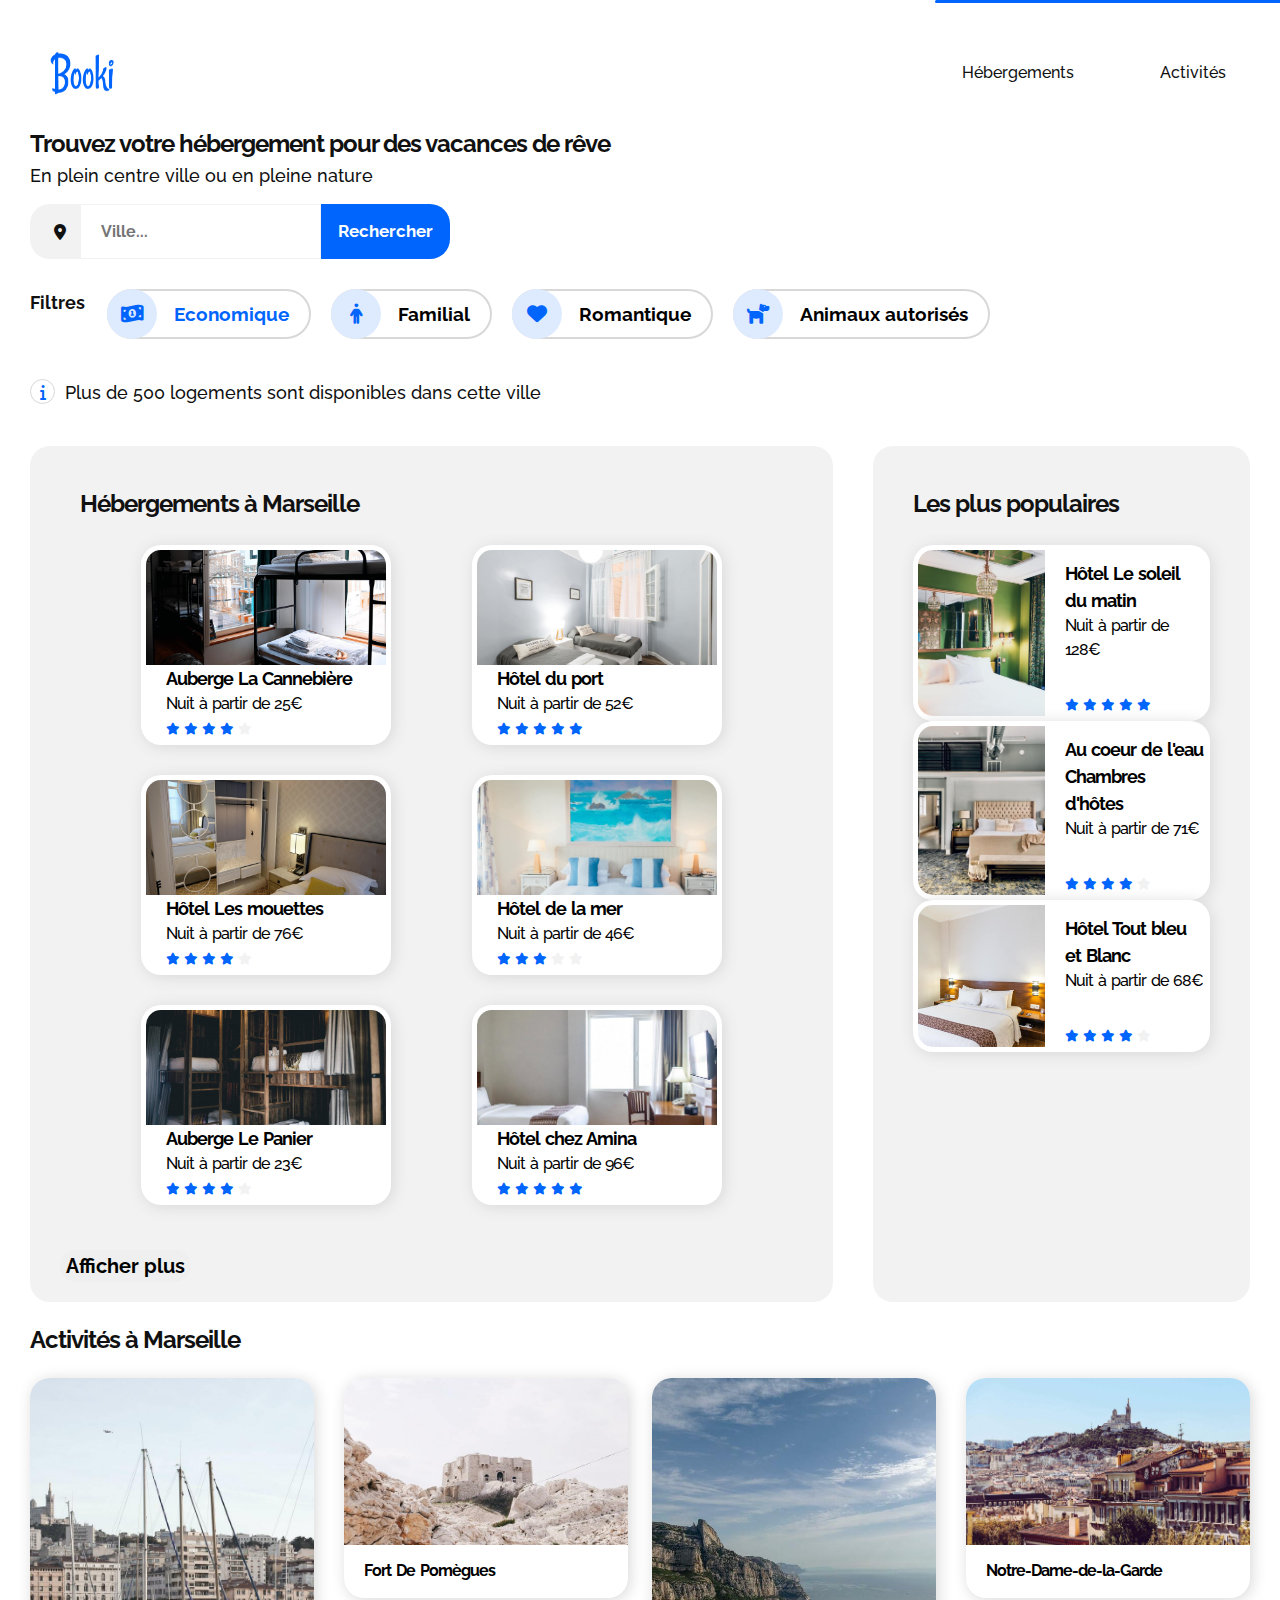
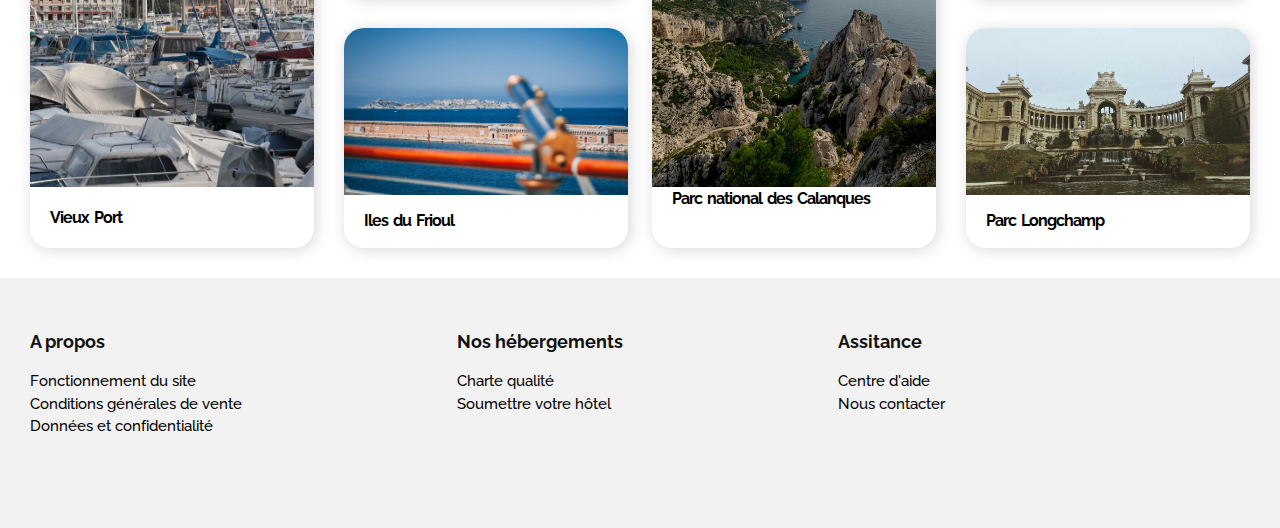
<file: index.html>
<!DOCTYPE html>
<html lang="fr">
<head>
    <meta charset="UTF-8">
    <meta http-equiv="X-UA-Compatible" content="IE=edge">
    <meta name="copyright" content="Booki">
    <meta name="og:title" content="Booki">
    <meta name="og:type" content="booking">
    <meta name="og:url" content="https://www.booki.com">
    <link rel="shortcut icon" type="image/png" href="./images/logo/favicon.png">
    <meta name="theme-color" content="#DEEBFF"> <!-- safari tab-color : blue -->
    <meta name="viewport" content="width=device-width, initial-scale=1.0">
    <link rel="stylesheet" href="./style/resets.css">
    <link rel="stylesheet" href="https://cdnjs.cloudflare.com/ajax/libs/font-awesome/6.0.0/css/all.min.css">
    <link rel="stylesheet" href="./style/style.css">
    <title>Booki - Votre site d'hébergement en ligne</title>
</head>


<body class="bg-white">
    <div class="container">
        <header class="d-flex space-between">
            <img src="./images/logo/Booki.png" alt="logo" id="logo">
            <nav class="navbar">
                <ul class="d-flex main-axis-center">
                    <li><a href="#accomodation" class="highlighted">Hébergements</a><div class="bar main-axis-center bg-primary"></div></li>
                    <li><a href="#landmarks">Activités</a></li>
                </ul>
            </nav>
        </header>

        <!-- filter section -->
        <section id="filter" class="d-flex column">
            <h1>Trouvez votre hébergement pour des vacances de rêve</h1>
            <p>En plein centre ville ou en pleine nature</p>
            <div class="search card d-flex desktop-tablet">
                <i class="fa-solid fa-location-dot location-icon main-axis-center cross-axis-center bg-discreet"></i>
                <form action="#">
                    <label for="city"></label>
                    <input type="search" placeholder="Ville..." name="search" class="search-area">
                    <input type="submit" class="submit-button bg-primary f-white" value="Rechercher">
                </form>
            </div>

            <!-- same search bar but for mobile -->
            <div class="search card d-flex mobile">
                <i class="fa-solid fa-location-dot location-icon main-axis-center cross-axis-center bg-discreet"></i>
                <form action="#" method="get">
                    <label for="city"></label>
                    <input type="text" placeholder="Ville..." name="search" class="search-area">
                    <button class="submit-button  bg-primary"><i class="fa-solid fa-magnifying-glass magnifying-glass-icon f-white main-axis-center cross-axis-center"></i></button>
                </form>
            </div>
            <div class="d-flex" id="filterContainer">
                <p><h2 class="filter-container-title">Filtres</h2></p>
                <div id="filter-buttons" class="d-flex">
                    <button class="filter-btn active d-flex bg-transparent" onclick="filterSelection('price')"><i class="fa-solid fa-money-bill-1-wave bg-secondary highlighted main-axis-center cross-axis-center"></i><h2 >Economique</h2></button>
                    <button class="filter-btn d-flex bg-transparent" onclick="filterSelection('family')"><i class="fa-solid fa-person bg-secondary highlighted main-axis-center cross-axis-center"></i><h2>Familial</h2></button>
                    <button class="filter-btn d-flex bg-transparent" onclick="filterSelection('romantic')"><i class="fa-solid fa-heart bg-secondary highlighted main-axis-center cross-axis-center"></i><h2>Romantique</h2></button>
                    <button class="filter-btn d-flex bg-transparent" onclick="filterSelection('animals')"><i class="fa-solid fa-dog bg-secondary highlighted main-axis-center cross-axis-center"></i><h2>Animaux autorisés</h2></button>
                </div>
            </div>
            <div class="info d-flex">
                <i class="fa-solid fa-info highlighted bg-transparent main-axis-center cross-axis-center"></i>
                <p>Plus de 500 logements sont disponibles dans cette ville</p>
            </div>
        </section>

        <!-- accomodation section -->
        <section class="d-flex" id="accomodation">
            <div class="accomodation-city d-flex column card bg-discreet">
                <h1 class="card-info">Hébergements à Marseille</h1>
                <div class="location-cards d-flex">
                    <a href="#">
                        <div class="location card shadow bg-white">
                            <div class="box-image" style="background-image: url('./images/hebergements/3_medium/Marseille_la-cannebiere.jpg');background-position: 0% 55%;"></div>
                            <div class="location-info d-flex column">
                                <h2 class="hotel-name">Auberge La Cannebière</h2>
                                <p class="hotel-info">Nuit à partir de 25€</p>
                                <div class="hotel-rating">
                                    <i class="fa-solid fa-star highlighted"></i>
                                    <i class="fa-solid fa-star highlighted"></i>
                                    <i class="fa-solid fa-star highlighted"></i>
                                    <i class="fa-solid fa-star highlighted"></i>
                                    <i class="fa-solid fa-star discreet"></i>
                                </div>
                            </div>
                        </div>
                    </a>
                    
                    <a href="#">
                        <div class="location card shadow bg-white">
                            <div class="box-image" style="background-image: url('./images/hebergements/3_medium/Marseille_hotel-du-port.jpg')"></div>
                            <div class="location-info d-flex column">
                                <h2 class="hotel-name">Hôtel du port</h2>
                                <p class="hotel-info">Nuit à partir de 52€</p>
                                <div class="hotel-rating">
                                    <i class="fa-solid fa-star highlighted"></i>
                                    <i class="fa-solid fa-star highlighted"></i>
                                    <i class="fa-solid fa-star highlighted"></i>
                                    <i class="fa-solid fa-star highlighted"></i>
                                    <i class="fa-solid fa-star highlighted"></i>
                                </div>
                            </div>
                        </div>
                    </a>
                    
                    <a href="#">
                        <div class="location card shadow bg-white">
                            <div class="box-image" style="background-image: url('./images/hebergements/3_medium/Marseille_les-moeuttes.jpg')"></div>
                            <div class="location-info d-flex column">
                                <h2 class="hotel-name">Hôtel Les mouettes</h2>
                                <p class="hotel-info">Nuit à partir de 76€</p>
                                <div class="hotel-rating">
                                    <i class="fa-solid fa-star highlighted"></i>
                                    <i class="fa-solid fa-star highlighted"></i>
                                    <i class="fa-solid fa-star highlighted"></i>
                                    <i class="fa-solid fa-star highlighted"></i>
                                    <i class="fa-solid fa-star discreet"></i>
                                </div>
                            </div>
                        </div>
                    </a>
                    <a href="#">
                        <div class="location card shadow bg-white">
                            <div class="box-image" style="background-image: url('./images/hebergements/3_medium/Marseille_hotle-de-la-mer.jpg')"></div>
                            <div class="location-info d-flex column">
                                <h2 class="hotel-name">Hôtel de la mer</h2>
                                <p class="hotel-info">Nuit à partir de 46€</p>
                                <div class="hotel-rating">
                                    <i class="fa-solid fa-star highlighted"></i>
                                    <i class="fa-solid fa-star highlighted"></i>
                                    <i class="fa-solid fa-star highlighted"></i>
                                    <i class="fa-solid fa-star discreet"></i>
                                    <i class="fa-solid fa-star discreet"></i>
                                </div>
                            </div>
                        </div>
                    </a>
                    <a href="#">
                        <div class="location card shadow bg-white">
                            <div class="box-image" style="background-image: url('./images/hebergements/3_medium/Marsielle_la-panier.jpg')"></div>
                            <div class="location-info d-flex column">
                                <h2 class="hotel-name">Auberge Le Panier</h2>
                                <p class="hotel-info">Nuit à partir de 23€</p>
                                <div class="hotel-rating">
                                    <i class="fa-solid fa-star highlighted"></i>
                                    <i class="fa-solid fa-star highlighted"></i>
                                    <i class="fa-solid fa-star highlighted"></i>
                                    <i class="fa-solid fa-star highlighted"></i>
                                    <i class="fa-solid fa-star discreet"></i>
                                </div>
                            </div>
                        </div>
                    </a>
                    <a href="#">
                        <div class="location card shadow bg-white">
                            <div class="box-image" style="background-image: url('./images/hebergements/3_medium/Marseille_chez-amina.jpg')"></div>
                            <div class="location-info d-flex column">
                                <h2 class="hotel-name">Hôtel chez Amina</h2>
                                <p class="hotel-info">Nuit à partir de 96€</p>
                                <div class="hotel-rating">
                                    <i class="fa-solid fa-star highlighted"></i>
                                    <i class="fa-solid fa-star highlighted"></i>
                                    <i class="fa-solid fa-star highlighted"></i>
                                    <i class="fa-solid fa-star highlighted"></i>
                                    <i class="fa-solid fa-star highlighted"></i>
                                </div>
                            </div>
                        </div>
                    </a>
                </div>
                <button class="expand-button"><a href="#">Afficher plus</a></button>
            </div>

            <!--  aside with popular demands -->
            <aside class="accomodation-city__popular d-flex column card bg-discreet">
                <div class="d-flex">
                    <h1>Les plus populaires</h1>
                    <i class="fa-solid fa-chart-line-up"></i>
                </div> 
                <div class="location-cards d-flex column main-axis-center">
                    <a href="#">
                        <div class="location card shadow d-flex bg-white">
                            <div class="box-image" style="background-image: url('./images/hebergements/3_medium/Marseille_le-soleil-du-matin.jpg')"></div>
                            <div class="location-info d-flex column">
                                <h2 class="hotel-name">Hôtel Le soleil du matin</h2>
                                <p class="hotel-info">Nuit à partir de 128€</p>
                                <div class="hotel-rating">
                                    <i class="fa-solid fa-star highlighted"></i>
                                    <i class="fa-solid fa-star highlighted"></i>
                                    <i class="fa-solid fa-star highlighted"></i>
                                    <i class="fa-solid fa-star highlighted"></i>
                                    <i class="fa-solid fa-star highlighted"></i>
                                </div>
                            </div>
                        </div>
                    </a>
                    <a href="#">
                        <div class="location card shadow d-flex bg-white">
                            <div class="box-image" style="background-image: url('./images/hebergements/3_medium/Marseille_au-coeur-de-leau.jpg')"></div>
                            <div class="location-info d-flex column">
                                <h2 class="hotel-name">Au coeur de l'eau Chambres d'hôtes</h2>
                                <p class="hotel-info">Nuit à partir de 71€</p>
                                <div class="hotel-rating">
                                    <i class="fa-solid fa-star highlighted"></i>
                                    <i class="fa-solid fa-star highlighted"></i>
                                    <i class="fa-solid fa-star highlighted"></i>
                                    <i class="fa-solid fa-star highlighted"></i>
                                    <i class="fa-solid fa-star discreet"></i>
                                </div>
                            </div>
                        </div>
                    </a>
                    <a href="#">
                        <div class="location card shadow d-flex bg-white">
                            <div class="box-image" style="background-image: url('./images/hebergements/3_medium/Marseille_tout-blanc-et-bleu.jpg');     background-position: 50% 40%;"></div>
                            <div class="location-info d-flex column">
                                <h2 class="hotel-name">Hôtel Tout bleu et Blanc</h2>
                                <p class="hotel-info">Nuit à partir de 68€</p>
                                <div class="hotel-rating">
                                    <i class="fa-solid fa-star highlighted"></i>
                                    <i class="fa-solid fa-star highlighted"></i>
                                    <i class="fa-solid fa-star highlighted"></i>
                                    <i class="fa-solid fa-star highlighted"></i>
                                    <i class="fa-solid fa-star discreet"></i>
                                </div>
                            </div>
                        </div>
                    </a>
                </div>
            </aside>
        </section>

        <!-- city landmarks cards showcase -->
        <section id= "landmarks" class= "d-flex column">
            <h1 class="card-info">Activités à Marseille</h1>
            <div class="landmarks-city d-flex space-between">
                <div class="three-items-block d-flex">
                    <a class="card shadow bg-white">
                        <div class="box-image" style="background-image: url(./images/activites/3_medium/Marseille_vieux-port.jpg); background-position: 30% 50%;">
                        </div>
                        <div class="box-text cross-axis-center">
                            <h2 class="location-info">Vieux Port</h2>
                        </div>
                    </a>
                    <div class="two-items-block d-flex column">
                        <a class="card landscape shadow bg-white">
                            <div class="box-image " style="background-image: url(./images/activites/3_medium/Marseille_fort-de-Pomègues.jpg);">
                            </div>
                            <div class="box-text cross-axis-center">
                                <h2 class="location-info">Fort De Pomègues</h2>
                            </div>
                        </a>
                        <a class="card landscape shadow bg-white">
                            <div class="box-image " style="background-image: url(./images/activites/3_medium/Marseille_iles_du_frioul.jpg);">
                            </div>
                            <div class="box-text cross-axis-center">
                                <h2 class="location-info">Iles du Frioul</h2>
                            </div>
                        </a>
                    </div>
                </div>
                <div class="three-items-block d-flex">
                    <a class="card shadow bg-white">
                        <div class="box-image " style="background-image: url(./images/activites/3_medium/Marseille_calanques.jpg)">
                        </div>
                        <div class="box-text scross-axis-center">
                            <h2 class="location-info">Parc national des Calanques</h2>
                        </div>
                    </a>
                    <div class="two-items-block d-flex column">
                        <a class="card landscape shadow bg-white">
                            <div class="box-image " style="background-image: url(./images/activites/3_medium/Marseille_Notre-dame-de-la-garde.jpg);">
                            </div>
                            <div class="box-text cross-axis-center">
                                <h2 class="location-info">Notre-Dame-de-la-Garde</h2>
                            </div>
                        </a>
                        <a class="card landscape shadow bg-white">
                            <div class="box-image " style="background-image: url(./images/activites/3_medium/Marseille_parc_longchamp.jpg);">
                            </div>
                            <div class="box-text cross-axis-center">
                                <h2 class="location-info">Parc Longchamp</h2>
                            </div>
                        </a>
                    </div>
                </div>
            </div>
        </section>
    </div>

    <!-- footer -->
    <footer class="bg-discreet">
        <div class="footer-details d-flex space-between">
            <div class="footer-section d-flex column">
                <h2 class="footer-title">A propos</h2>
                <ul>
                    <li><a href="#">Fonctionnement du site</a></li>
                    <li><a href="#">Conditions générales de vente</a></li>
                    <li><a href="#">Données et confidentialité</a></li>
                </ul>
            </div>
            <div class="footer-section d-flex column">
                <h2 class="footer-title">Nos hébergements</h2>
                <ul>
                    <li><a href="#">Charte qualité</a></li>
                    <li><a href="#">Soumettre votre hôtel</a></li>
                </ul>
            </div>
            <div class="footer-section d-flex column">
                <h2 class="footer-title">Assitance</h2>
                <ul>
                    <li><a href="#">Centre d'aide</a></li>
                    <li><a href="#">Nous contacter</a></li>
                </ul>
            </div>
        </div>
    </footer>
</body>
</html>
</file>
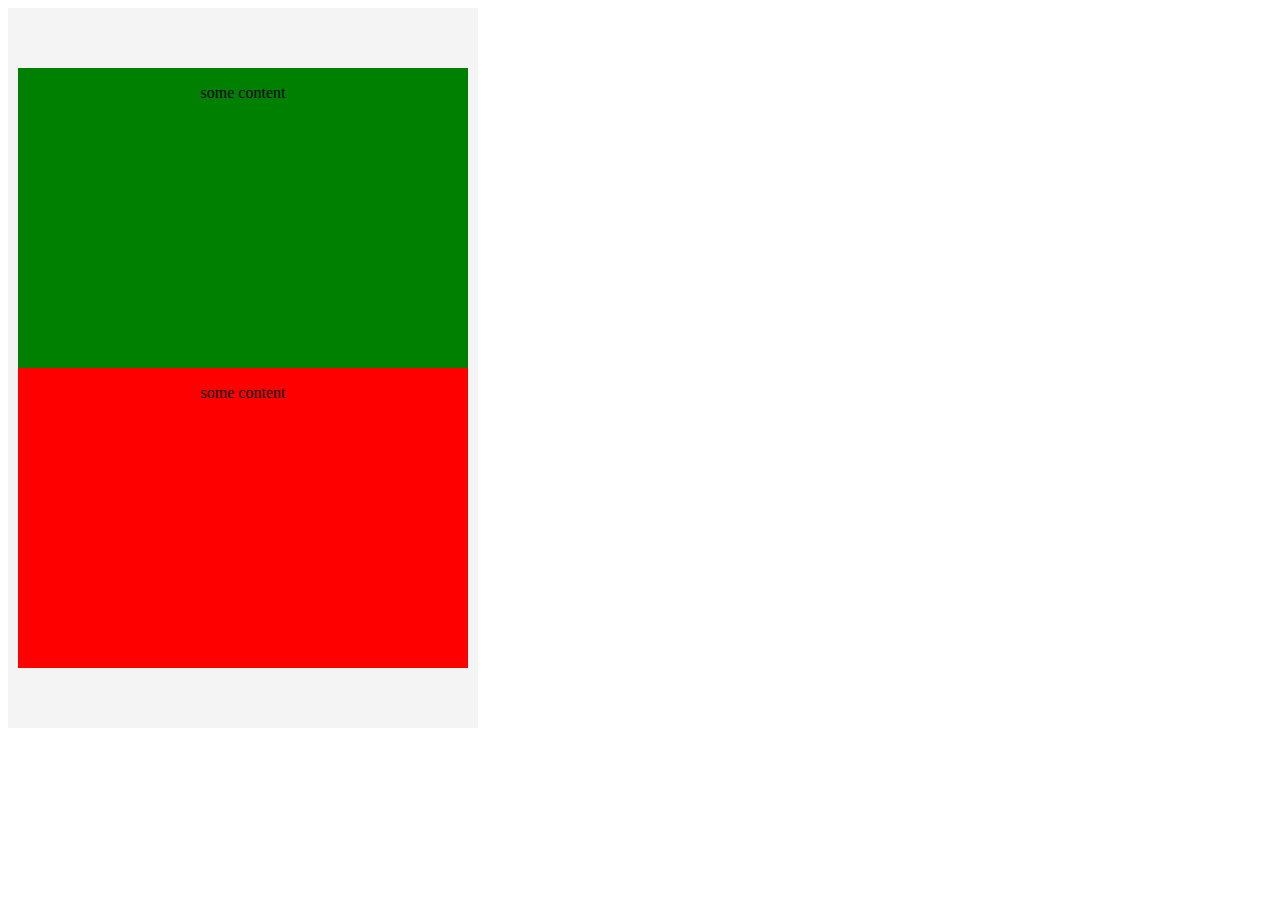
<file: style/test.html>
<!DOCTYPE html>
<html lang="en">
<head>
    <meta charset="UTF-8">
    <meta http-equiv="X-UA-Compatible" content="IE=edge">
    <meta name="viewport" content="width=device-width, initial-scale=1.0">
    <link rel="stylesheet" href="style2.css">
    <title>Document</title>
</head>
<body>
    <div class="container">
        <div class="first-box">
            <p>some content</p>
        </div>
        <div class="second-box">
            <p>some content</p>
        </div>
    </div>
</body>
</html>
</file>
<file: style/style2.css>
.container {
    display: flex;
    flex-direction: column-reverse;
    justify-content: center;
    width: 450px;
    height: 700px;
    background-color: #F4F4F4;
    padding: 10px;
    text-align: center;
    position: relative;
}

.first-box {
    height: 300px;
    width: 100%;
    background-color: red;
    justify-self: end;
}

.second-box {
    height: 300px;
    width: 100%;
    background-color: green;
    justify-self: flex-start;
}
</file>
<file: style/resets.css>
/* Box sizing rules */
*,
*::before,
*::after {
  box-sizing: border-box;
}

/* Remove default margin */
body,
h1,
h2,
h3,
h4,
p,
figure,
blockquote,
dl,
dd {
  margin: 0;
}

/* Remove list styles on ul, ol elements with a list role, which suggests default styling will be removed */
ul[role='list'],
ol[role='list'] {
  list-style: none;
}

/* Set core body defaults */
body {
  min-height: 100vh;
  text-rendering: optimizeSpeed;
  line-height: 1.5;
}

/* A elements that don't have a class get default styles */
a:not([class]) {
  text-decoration-skip-ink: auto;
}

/* Make images easier to work with */
img,
picture {
  max-width: 100%;
  display: block;
}

/* Inherit fonts for inputs and buttons */
input,
button,
textarea,
select {
  font: inherit;
}

/* Remove all animations, transitions and smooth scroll for people that prefer not to see them */
@media (prefers-reduced-motion: reduce) {
  html:focus-within {
   scroll-behavior: auto;
  }
  
  *,
  *::before,
  *::after {
    animation-duration: 0.01ms !important;
    animation-iteration-count: 1 !important;
    transition-duration: 0.01ms !important;
    scroll-behavior: auto !important;
  }
}
</file>
<file: style/style.css>
@import url('https://fonts.googleapis.com/css2?family=Raleway:wght@200;300;400;500;600;700;800;900&display=swap');

/******** resets ********/

* {
    box-sizing: border-box;
}

a {
    text-decoration: none;
    color: #000;
}

ul {
    list-style: none;
}

li {
    list-style-type: none;
}

button {
    border: none;
}

/******** page styling ********/

html {
    min-width: 300px;
    margin: 0;
    list-style-type: none;
    display: flex;
    justify-content: center;
}

body {
    width: 100%;
    max-width: 1440px;
    display: flex;
    flex-direction: column;
    align-items: center;
    font-family: 'Raleway', arial, sans-serif;
    color: #111;
    overflow-x: hidden;
}

.container {
    padding: 30px 10px 0 10px;

}

section {
    margin-top: 20px;
    padding: 0 20px 0 20px;
}

/* header */

header {
    width: 100%;
    margin-left: 40px;
    margin-top: 10px;
}

header #logo {
    width: 100px;
    height: auto;
}

.navbar {
    font-weight: 500;
    max-width: 350px; /* so that it doesn't take too much space on the bigger screen */
    min-width: 300px;
    width: 100%;
    position: relative;
    display: flex;
    margin-right: 30px;
}

.navbar ul {
    display: flex;
    text-align: center;
    padding: 0;
    width: 100%;
}

.navbar li {
    width: 100%;
    padding: 5px;
}

.navbar .first-nav .bar{
    width: 50%;
}

.navbar .second-nav .bar{
    width: 50%;
}

.navbar li .bar {
    position: absolute;
    width: 100%;
    top: -40px;
}

/*first-section -- search bar */

#filter {
    margin-top: 20px;
}

.filter-description {
    line-height: 32px;
    margin-bottom: 0;
}

#filter .search {
    position: relative;
    height: 55px;
    width: 85%;
    max-width: 420px;
    min-width: 300px;
    border-radius: 20px;
    margin: 15px 0 30px 0;
}

#filter .search .location-icon{
    position: absolute;
    left: 0;
    border-radius: 20px 0 0 20px;
    width: 60px;
    height: 100%;
}

#filter .search form {
    position: relative;
    margin-left: 50px;
    width: 100%;
    max-width: 450px;
    height: 100%;
}

#filter .search input {
    font-weight: 700;
}

#filter .search .search-area {
    height: 100%;
    padding-left: 20px;
    border: 1px solid #F2F2F2;
}

#filter .desktop-tablet .search-area {
    width: 65%;
}


#filter .mobile .search-area {
    padding-left: 10px;
    padding-right: 30px;
    width: 87%;
}

#filter .mobile .search-area:focus {
    background-color: #DEEBFF;
}

#filter .search form .submit-button {
    position: absolute;
    right: 0;
    height: 100%;
    font-weight: 700;
    font-size: 17px;
    border: none;
}

#filter .desktop-tablet form .submit-button {
    width: 35%;
    border-radius: 0 20px 20px 0;
}

#filter .mobile form .submit-button {
    width: 20%;
    border-radius: 20px;
}

/* make the search bar appear or disappear dipending on the media screen */

#filter .desktop-tablet {
    display: flex;
}

#filter .mobile {
    display: none;
}

/* first section -- filtering section */

#filterContainer {
    margin-bottom: 20px;
}

#filterContainer .filter-btn {
    position: relative;
    justify-content: center;
    align-items: center;
    width: fit-content;
    padding: 20px;
    height: 50px;
    margin: 0 0 20px 20px;
    border: 2px solid #d8d8d8;
}

.filter-container-title {
    margin-bottom: 20px;
}

#filterContainer i {
    width: 50px;
    height: 50px;
    border-radius: 25px;
    text-align: center;
    position: absolute;
    left: -2px;
    font-size: 20px;
}

#filterContainer .filter-btn h2 {
    font-weight: 700;
    font-size: 19px;
    margin-left: 45px;
}

#filter-buttons {
    margin-left: 2px;
    flex-wrap: wrap;
}


/* first section -- info disclaimer */

.info {
margin-bottom: 20px;
}

.info i {
    width: 25px;
    height: 25px;
    margin-right: 10px;
    border-radius: 12.5px;
    border: 1px solid #d8d8d8;
}

/******* second section ********/

.accomodation-city{
    padding: 20px;
    margin-right: 40px;
    width: 66%;
    padding: 30px 30px 20px 30px;
}

.accomodation-city__popular {
    width: 31%;
    padding: 40px 40px 20px 40px;
}
 #accomodation h1 {
     margin-bottom: 8px;
 }

 #accomodation .location-info p{
    font-weight: 500;
    font-size: 16px;
 }
.accomodation-city .card-info {
    margin-left: 20px;
    margin-top: 10px;
}

.accomodation-city__popular .card-info {
    margin-top: 0px;
}

.location {
    position: relative;
    padding: 5px;
}

.box-image {
    width: 100%;
    background-repeat: no-repeat;
    background-size: cover;
}

/* second section -- city accomodations */

.location-cards {
    flex-wrap: wrap;
    justify-content: space-evenly;
    margin: 15px 0 15px 0;
}

.location-info {
    margin-left: 20px;
    font-weight: 600;
    font-size: 16px;
    letter-spacing: -1px;
    word-spacing: 2px;
}

.location-info i {     /* rating-stars */
    font-size: 12px;
}

.accomodation-city .location-cards {
    height: fit-content;
}

.accomodation-city .location {
    width: 250px;
    height: 200px;
    margin-bottom: 30px;
}


.accomodation-city .box-image {
    height: 115px;
    border-radius: 15px 15px 0 0;
    background-position: 0% 50%;
}

.expand-button {
    width: fit-content;
    font-weight: 700;
    font-size: 20px;
}

.accomodation-city__popular .location:not(:last-child) {
    margin-bottom: 30px;
}

.accomodation-city__popular .location-info {
    margin: 10px 0 0 20px;
    width: 50%;
    right: 0;
}

.accomodation-city__popular .location-info p {

    margin-bottom: 30px;
}

.accomodation-city__popular .box-image {
    width: 130px;
    border-radius: 15px 0 0 15px;
    background-position: 50% 0;
}

/* third section */

#landmarks {
    position: relative;
    width: 100%;
    height: fit-content;
}

#landmarks .location-info {
    margin-left: 20px;
    font-weight: 700;
    font-size: 16px;
    letter-spacing: -1px;
    word-spacing: 2px;
}

.landmarks-city {
    justify-content: center;
    flex-wrap: wrap;
    margin-top: 20px;
}

.landmarks-city .card{
    position: relative;
    background-color: #fff;
    display: flex;
    flex-direction: column;
    width: 49%;
    height: 470px;
}

.landmarks-city .three-items-block{
    width: 49%;
    justify-content: space-between;
    margin-bottom: 30px;
}

.landmarks-city .three-items-block .card {
    margin-right: 30px; 
}

.landmarks-city .two-items-block {
    width: 49%;
    justify-content: space-between;
}

.landmarks-city .two-items-block .card {
    width: 100%;
    height: 48%;
    margin-right: 0px;
}

.landmarks-city .two-items-block .card:not(:last-child) {
    margin-bottom: 30px;
}

.landmarks-city .box-image {
    border-radius: 20px 20px 0 0;
    height: 100%;
    width: 100%;
    background-position: 30% 45%;
}

.box-text {
    height: 70px;
    width: 100%;
}


/* footer */

footer {
    left: 0;
    bottom: 0;
    padding: 20px 30px;
    height: 250px;
    width: 100%;
    text-align:left;
}

.footer-details {
    margin-top: 30px;
    width: 75%;
}

footer ul {
    margin-left: 0;
    padding: 0;
    margin-bottom: 20px;
    font-size: 15px;
    font-weight: 500;
}


/******** animations ********/

.navbar a {
    transform: translateY(0);
    transition: all 200ms;
    color: #111;
}

.navbar a:hover {
    transform: translateY(-10px);
    color: #0065FC;
}

.navbar a:hover +.bar {
    background-color: #0065FC;
}

#filter .desktop-tablet form .submit-button:active {
    background-color: #66a3ff;
    color: #111;
}

.filter-btn {
    transform: scale(1);
    background-color: transparent;
    transition: transform 200ms, background-color 250ms;
}

.filter-btn:hover {
    transform: scale(1.1);
    background-color: #DEEBFF;
    color: #0065FC;
}

a{
    transform: scale(1);
    transition: all 250ms;
}

a:hover {
    transform: scale(1.1);
}

/******** utilities ********/ 

.d-flex {
    display: flex;
}

.space-between {
    justify-content: space-between;
}

.space-around {
    justify-content: space-around;
}

.main-axis-center {
    display: flex;
    justify-content: center;
}

.cross-axis-center {
    display: flex;
    align-items: center;
}

.column {
    flex-direction: column;
}

h1 {
    font-size: 24px;
    font-weight: 700;
    letter-spacing: -1px;
}

h2 {
    font-size: 18px;
    font-weight: 700;
}

h3 {
    font-size: 18px;
    font-weight: 600;
}

p{
    font-size: 18px;
    font-weight: 500;
}

/* colors */

.f-white {
    color: #fff;
}

.highlighted {
    color: #0065FC;
}

.discreet {
    color: #F2F2F2;
}

.bg-white {
    background-color: #fff;
}

.bg-discreet {
    background-color: #F2F2F2;
}

.bg-transparent {
    background-color: transparent;
}

.bg-primary {
    background-color: #0065FC;
}

.bg-secondary {
    background-color: #DEEBFF;
}

/* boxes */

.bar {
    display: block;
    width: 100%;
    height: 3px;
    border-radius: 2px;
}

.card {
    border-radius: 20px;
}

.shadow {
    box-shadow: 2px 2px 15px #d8d8d8;
}

button {
    border-radius: 40px;
    width: fit-content;
}

/* others */

.hidden {
    display: none;
}

.show {
    display: block;
}

.active {
    color: #0065FC;
}

.portrait {
    width: 100%;
    height: 100%;
}

.landscape {
    width: 100%;
    height: 45%;
}

/******* responsive design ********/

/* on screens that are 992px or less */
@media screen and (max-width: 992px) {

    /* header */

    body {
        display: flex;
        flex-direction: column;
        justify-content: center;
    }

    .container {
        padding: 0;
    }

    section {
        padding: 20px;
    }

    header {
        justify-content: center;
        align-items: center;
        flex-direction: column;
        margin-left: 0;
        width: 100%;
        height: fit-content;
    }

    .home {
        display: flex;
        justify-content: center;
    }

    header #logo {
        margin-bottom: 30px;
    }

    .navbar {
        max-width: 768px;
        left: 0;
    }

    .navbar ul li .bar {
        margin-top: 100px;
    }
    
    .bar {
        background-color: #F2F2F2;
    }

    /* first section */

    .info {
        margin-bottom: 0px;
    }

    .filter-container-title {
    align-items: flex-start;
    }

    /* second section */

    #accomodation {
        flex-direction: column-reverse;
        position: relative;
    }

    .accomodation-city {
        width: 100%;
        margin-bottom: 30px;
        margin-right: 0px;
        align-items: center;
    }
    
    .accomodation-city .location-cards {
        width: 100%;
        min-width: 300px;
        justify-content: space-evenly;
    }
    
    .accomodation-city .location-info {
        align-items: flex-start;
    }
    
    .accomodation-city__popular {
        width: 100%;
        align-items: center;
        padding: 0px;
        margin-bottom: 20px;
    }

    .accomodation-city__popular .location-cards {
        display: flex;
        flex-direction: row;
        justify-content: space-between;
        flex-wrap: wrap;
        height: fit-content;
        width: 100%;
        max-width: 400px;
        min-width: 300px;
    }
    .accomodation-city__popular .location {
        width: 100%;
        height: 200px;
    } 

    .accomodation-city__popular .box-image {
        height: 100%;
        width: 50%;
    }

    /* third section */
    
    .landmarks-city .three-items-block {
        width: 100%;
    }
}

/* on screen 768px or smaller */

@media screen and (max-width: 768px) {

    body {
        justify-content: center;
        align-items: center;
    }

    a {
        width: 100%;
    }

    section:nth-child(1), section:nth-child(2), section:nth-child(4) {
        padding: 20px;
    }

    section {
        padding: 0;
    }

    .container {
        display: flex;
        flex-direction: column;
        justify-content: center;
        align-items: center;
        padding: 0;
        margin: 0;
    }

    /* first section */
    #filter {
        align-items: center;
    }

    .filter-description {
        text-align: left;
    }

    #filter .search {
        margin: 20px auto;
        min-width: 300px;
    }

    #filter .desktop-tablet {
        display: none;
    }

    #filter .mobile {
        display: flex;
    }

    #filterContainer {
        flex-direction: column;
    }

    #filterContainer .filter-container-title {
        align-self: flex-start;
        margin-left: 20px;
    }

    /* second section */

    .accomodation-city__popular, .accomodation-city {
        border-radius: 0;
    }

    .accomodation-city__popular {
        left: 0;
        width: 100%;
    }

    .accomodation-city__popular h1 {
        margin-top: 20px;
    }

    .accomodation-city__popular .location {
        position: relative;
    }
    
    .accomodation-city__popular .location .hotel-rating {
        position: absolute;
        bottom: 10px;
    }

    .accomodation-city {
        background-color: #fff;
    }
  
    .location {
        margin: 10px auto;
    }

    .accomodation-city .location {
        width: 100%;
        max-width: 400px;
        height: 200px;
    }
    
    .expand-button {
        margin: 0;
        width: 100%;
    }

    /* third section */

    .landmarks-city {
        flex-direction: column;
        align-items: center;
    }

    .landmarks-city .three-items-block {
        width: 100%;
        max-width: 600px;
        flex-wrap: wrap;
        margin-bottom: 0;
    }

    .landmarks-city .three-items-block .card {
        width: 100%;
        height: 200px;
        margin: 0 0 20px 0;
    }

    .landmarks-city .two-items-block {
        width: 100%;
    }

    /* footer */

    footer {
        height: fit-content;
    }

    .footer-details {
        margin-left: 30px;
        flex-direction: column;
        text-align: left;
        align-items: baseline;
    }

    .footer-title {
        margin-left: 0;
        text-align: left;
        margin-bottom: 10px;
    }

    footer ul {
        margin-top: 0;
    }
}
</file>
